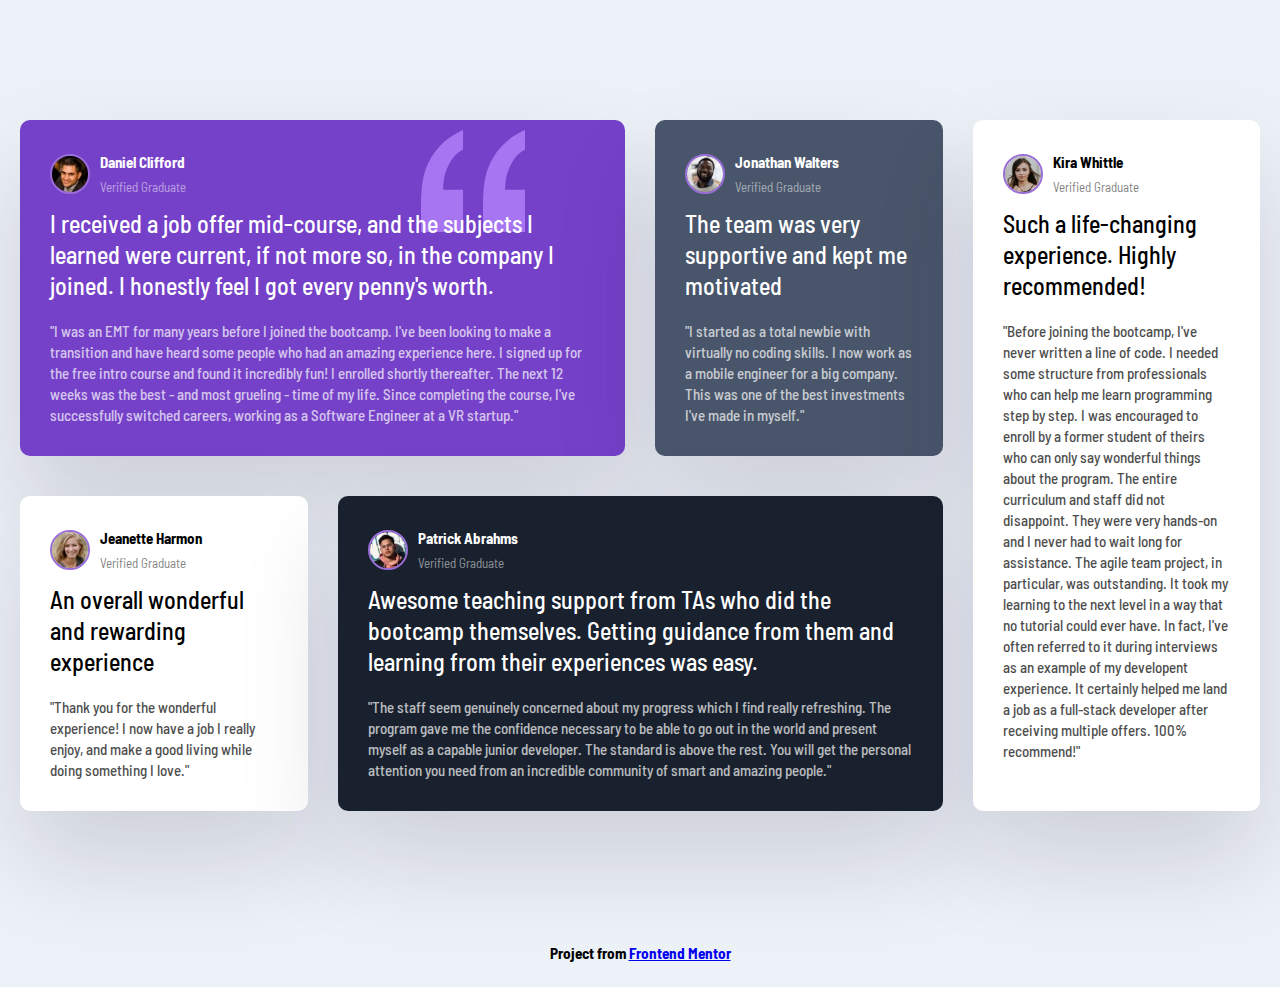
<file: project/index.html>
<!DOCTYPE html>
<html lang="en">

<head>
  <meta charset="UTF-8" />
  <meta http-equiv="X-UA-Compatible" content="IE=edge" />
  <meta name="viewport" content="width=device-width, initial-scale=1.0" />
  <link rel="stylesheet" href="style.css" />
  <title>Testimonials</title>
</head>

<body>
  <div class="testimonials">
    <div class="card card--bg-purple">
      <header class="card__header">
        <img src="images/image-daniel.jpg" class="card__img" alt="" />
        <div>
          <h3>Daniel Clifford</h3>
          <p>Verified Graduate</p>
        </div>
      </header>
      <p class="card__lead">
        I received a job offer mid-course, and the subjects I learned were
        current, if not more so, in the company I joined. I honestly feel I
        got every penny's worth.
      </p>
      <p class="card__quote">
        "I was an EMT for many years before I joined the bootcamp. I've been
        looking to make a transition and have heard some people who had an
        amazing experience here. I signed up for the free intro course and
        found it incredibly fun! I enrolled shortly thereafter. The next 12
        weeks was the best - and most grueling - time of my life. Since
        completing the course, I've successfully switched careers, working as
        a Software Engineer at a VR startup."
      </p>
    </div>

    <div class="card card--bg-gray-blue">
      <header class="card__header">
        <img src="images/image-jonathan.jpg" class="card__img" alt="" />
        <div>
          <h3>Jonathan Walters</h3>
          <p>Verified Graduate</p>
        </div>
      </header>
      <p class="card__lead">
        The team was very supportive and kept me motivated
      </p>
      <p class="card__quote">
        "I started as a total newbie with virtually no coding skills. I now
        work as a mobile engineer for a big company. This was one of the best
        investments I've made in myself."
      </p>
    </div>

    <div class="card">
      <header class="card__header">
        <img src="images/image-jeanette.jpg" class="card__img" alt="" />
        <div>
          <h3>Jeanette Harmon</h3>
          <p>Verified Graduate</p>
        </div>
      </header>
      <p class="card__lead">An overall wonderful and rewarding experience</p>
      <p class="card__quote">
        "Thank you for the wonderful experience! I now have a job I really
        enjoy, and make a good living while doing something I love."
      </p>
    </div>

    <div class="card card--bg-black-blue">
      <header class="card__header">
        <img src="images/image-patrick.jpg" class="card__img" alt="" />
        <div>
          <h3>Patrick Abrahms</h3>
          <p>Verified Graduate</p>
        </div>
      </header>
      <p class="card__lead">
        Awesome teaching support from TAs who did the bootcamp themselves.
        Getting guidance from them and learning from their experiences was
        easy.
      </p>
      <p class="card__quote">
        "The staff seem genuinely concerned about my progress which I find
        really refreshing. The program gave me the confidence necessary to be
        able to go out in the world and present myself as a capable junior
        developer. The standard is above the rest. You will get the personal
        attention you need from an incredible community of smart and amazing
        people."
      </p>
    </div>

    <div class="card">
      <header class="card__header">
        <img src="images/image-kira.jpg" class="card__img" alt="" />
        <div>
          <h3>Kira Whittle</h3>
          <p>Verified Graduate</p>
        </div>
      </header>
      <p class="card__lead">
        Such a life-changing experience. Highly recommended!
      </p>
      <p class="card__quote">
        "Before joining the bootcamp, I've never written a line of code. I
        needed some structure from professionals who can help me learn
        programming step by step. I was encouraged to enroll by a former
        student of theirs who can only say wonderful things about the program.
        The entire curriculum and staff did not disappoint. They were very
        hands-on and I never had to wait long for assistance. The agile team
        project, in particular, was outstanding. It took my learning to the
        next level in a way that no tutorial could ever have. In fact, I've
        often referred to it during interviews as an example of my developent
        experience. It certainly helped me land a job as a full-stack
        developer after receiving multiple offers. 100% recommend!"
      </p>
    </div>
  </div>

  <footer>
    <h3>
      Project from
      <a href="https://www.frontendmentor.io/challenges/testimonials-grid-section-Nnw6J7Un7">Frontend Mentor</a>
    </h3>
  </footer>
</body>

</html>
</file>
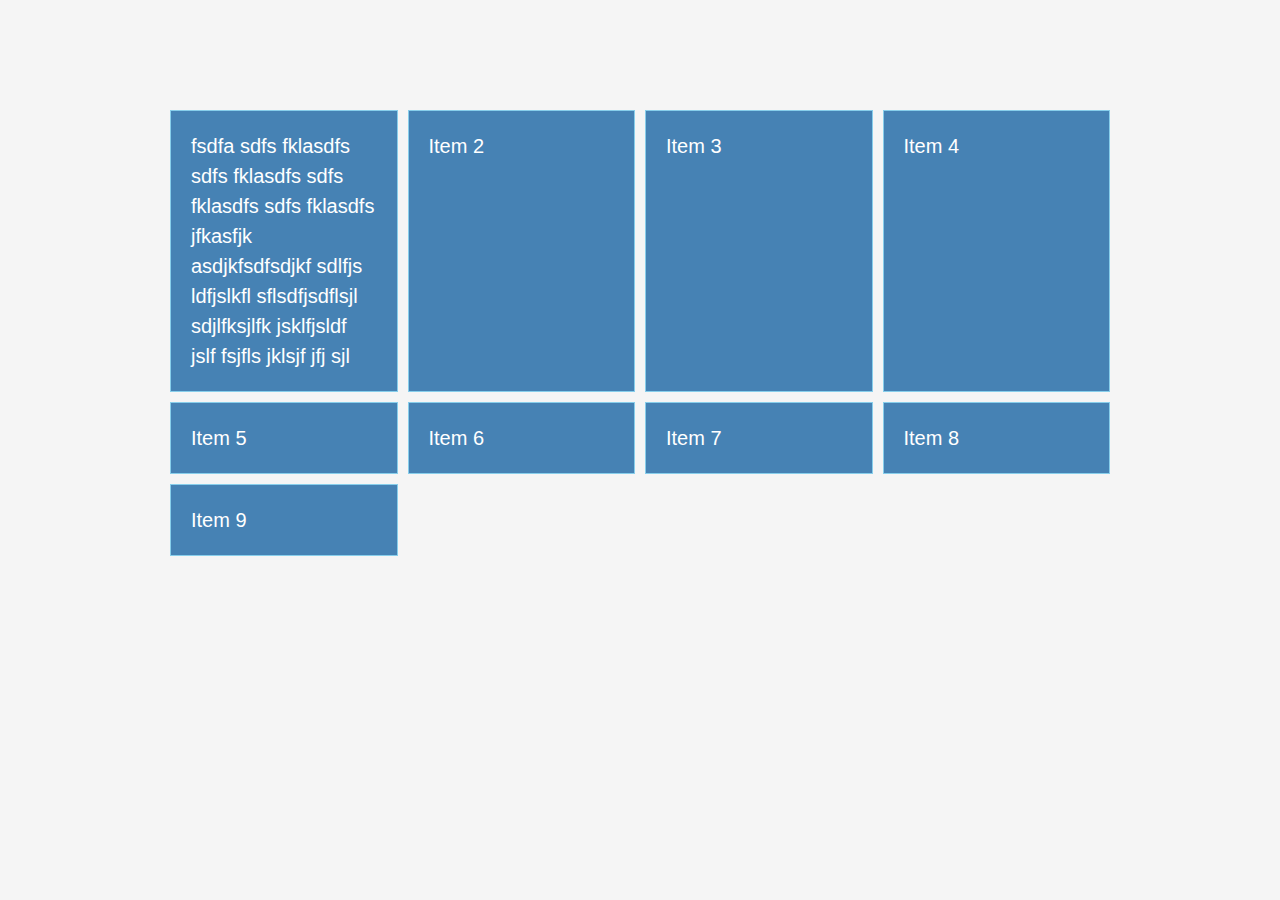
<file: sandbox/grid.html>
<!DOCTYPE html>
<html lang="en">

<head>
  <meta charset="UTF-8">
  <meta http-equiv="X-UA-Compatible" content="IE=edge">
  <meta name="viewport" content="width=device-width, initial-scale=1.0">
  <link rel="stylesheet" href="grid.css">
  <title>Grid Crash</title>
</head>

<body>
  <div class="container">
    <div class="item">fsdfa
      sdfs fklasdfs
      sdfs fklasdfs
      sdfs fklasdfs
      sdfs fklasdfs
      jfkasfjk asdjkfsdfsdjkf sdlfjs ldfjslkfl sflsdfjsdflsjl sdjlfksjlfk jsklfjsldf jslf fsjfls jklsjf
      jfj sjl</div>
    <div class="item">Item 2</div>
    <div class="item">Item 3</div>
    <div class="item">Item 4</div>
    <div class="item">Item 5</div>
    <div class="item">Item 6</div>
    <div class="item">Item 7</div>
    <div class="item">Item 8</div>
    <div class="item">Item 9</div>
  </div>
</body>

</html>
</file>
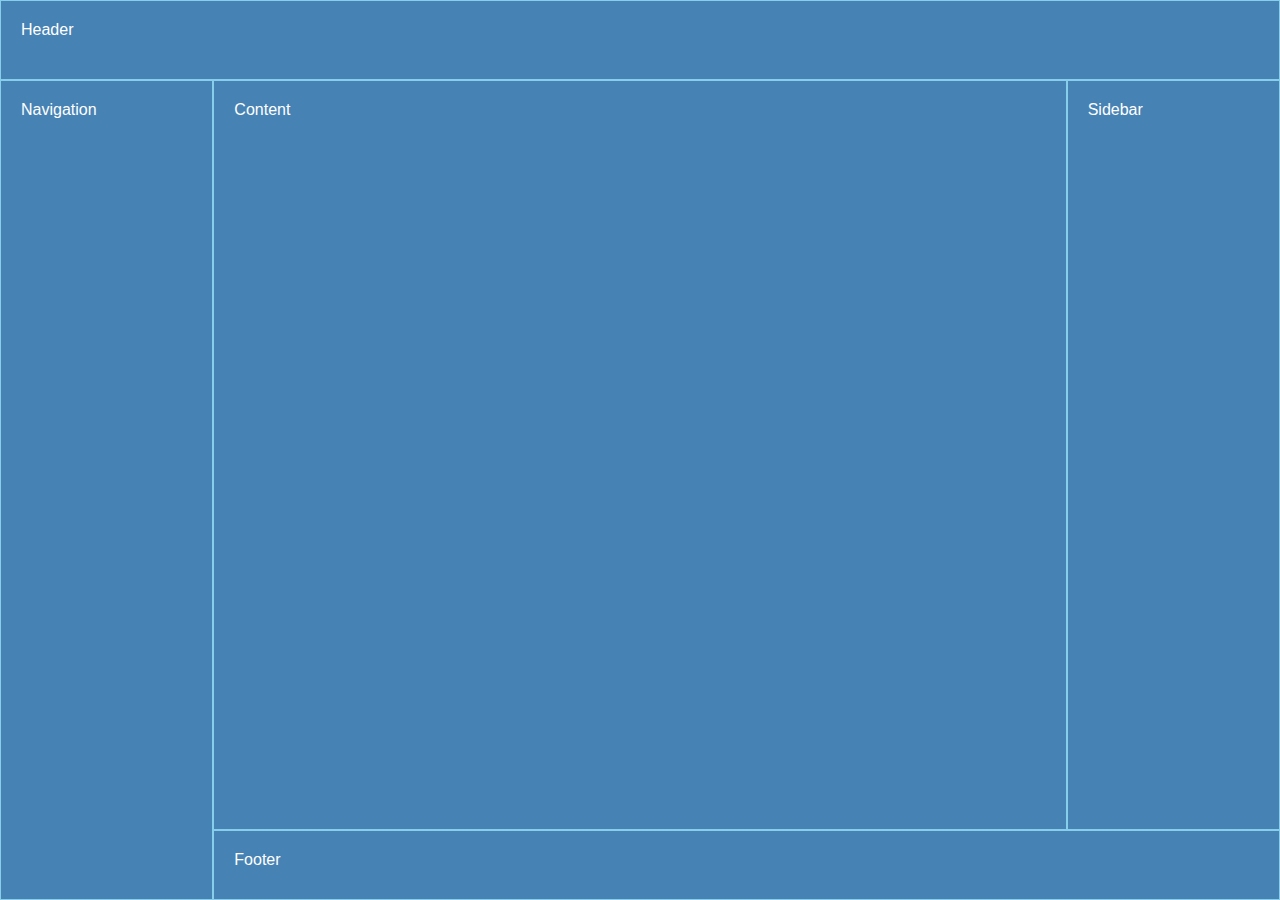
<file: sandbox/grid2.html>
<!DOCTYPE html>
<html lang="en">

<head>
  <meta charset="UTF-8">
  <meta http-equiv="X-UA-Compatible" content="IE=edge">
  <meta name="viewport" content="width=device-width, initial-scale=1.0">
  <link rel="stylesheet" href="grid2.css">
  <title>Grid Crash</title>
</head>

<body>
  <header>Header</header>
  <main>Content</main>
  <nav>Navigation</nav>
  <aside>Sidebar</aside>
  <footer>Footer</footer>
</body>

</html>
</file>
<file: project/style.css>
@import url('https://fonts.googleapis.com/css2?family=Barlow+Semi+Condensed:wght@200;300;400;700&display=swap');

* {
  box-sizing: border-box;
  margin: 0;
  padding: 0;
}

body {
  background: #edf2f8;
  font-family: 'Barlow Semi Condensed', sans-serif;
  line-height: 1.7;
  font-size: 13px;
}

.testimonials {
  max-width: 1440px;
  margin: 100px auto;
  padding: 20px;
  display: grid;
  grid-template-columns: repeat(4, 1fr);
  gap: 30px;
}

.card {
  background: white;
  border-radius: 10px;
  padding: 30px;
  box-shadow: rgba(17, 12, 46, 0.15) 0px 48px 100px 0px;
  margin-bottom: 10px;
}

.card__header {
  display: grid;
  align-items: center;
  margin-bottom: 10px;
  grid-template-columns: auto 1fr;
  gap: 10px;
}

.card__header h3 {
  font-size: 15px;
}

.card__header p {
  opacity: 50%;
}

.card__img {
  width: 40px;
  height: 40px;
  border-radius: 50%;
  border: 2px solid #996ed9;
}

.card__lead {
  font-size: 1.5rem;
  font-weight: 500;
  line-height: 1.3;
  margin-bottom: 20px;
}

.card__quote {
  font-size: 15px;
  font-weight: 500;
  line-height: 1.4;
  opacity: 70%;
}

.card--bg-purple {
  background: hsl(263, 55%, 52%);
  color: white;
  background-image: url('images/bg-pattern-quotation.svg');
  background-repeat: no-repeat;
  background-position: top 10px right 100px;
}

.card--bg-gray-blue {
  background: hsl(217, 19%, 35%);
  color: white;
}

.card--bg-black-blue {
  background: hsl(219, 29%, 14%);
  color: white;
}

.card:nth-of-type(1) {
  grid-column: 1 / span 2;
}

.card:nth-of-type(5) {
  grid-column: 4;
  grid-row: 1 / 3;
}

.card:nth-of-type(4) {
  grid-column: 2 / span 2;
  grid-row: 2;
}

footer {
  text-align: center;
  margin-bottom: 20px;
}

@media (max-width: 768px) {
  .testimonials {
    grid-template-columns: 1fr;
    width: 100%;
  }

  .card:nth-of-type(1) {
    grid-column: 1;
  }

  .card:nth-of-type(4) {
    grid-column: 1;
    grid-row: 4;
  }

  .card:nth-of-type(5) {
    grid-column: 1;
    grid-row: 5;
  }
}
</file>
<file: sandbox/grid.css>
* {
  box-sizing: border-box;
  padding: 0;
  margin: 0;
}

body {
  font-family: 'Open Sans', sans-serif;
  font-size: 16px;
  line-height: 1.5;
  color: #333;
  background: #f5f5f5;
}

.container {
  max-width: 960px;
  margin: 100px auto;
  padding: 10px;
  display: grid;
  /* grid-template-columns: repeat(3, 1fr); */
  grid-template-columns: repeat(auto-fill, minmax(200px, 1fr));
  gap: 10px;

  /* grid-template-columns: repeat(3, 100px); */
  /* align-items: end;
  justify-content: center; */
  /* grid-auto-rows: minmax(200px, auto); */
  /* grid-template-rows: repeat(3, 1fr); */
}

.item {
  background: steelblue;
  color: white;
  font-size: 20px;
  padding: 20px;
  border: skyblue 1px solid;
}

/* .item:nth-of-type(1) {
  background: black;
  grid-column: 1 / span 2;
  grid-column: 1 / 3;

  height: 100px;
  width: 100px;

  align-self: end;
  justify-self: center;
}

.item:nth-of-type(3) {
  background: red;
  grid-row: 2 / 4;
}

.item:nth-of-type(4) {
  background: green;
  grid-row: 2 / 4;
} */

/* @media (max-width: 500px) {
  .container {
    grid-template-columns: repeat(2, 1fr);
  }
}

@media (max-width: 320px) {
  .container {
    grid-template-columns: 1fr;
  }
} */
</file>
<file: sandbox/grid2.css>
* {
  box-sizing: border-box;
  padding: 0;
  margin: 0;
}

body {
  font-family: 'Open Sans', sans-serif;
  font-size: 16px;
  min-height: 100vh;
  display: grid;
  grid-template-areas:
    'header header header'
    'nav content sidebar'
    'nav footer footer';

  grid-template-columns: 1fr 4fr 1fr;
  grid-template-rows: 80px 4fr 70px;
}

header,
main,
nav,
aside,
footer {
  background-color: steelblue;
  color: white;
  padding: 20px;
  border: skyblue 1px solid;
}

header {
  grid-area: header;
}

main {
  grid-area: content;
}

nav {
  grid-area: nav;
}

aside {
  grid-area: sidebar;
}

footer {
  grid-area: footer;
}
</file>
